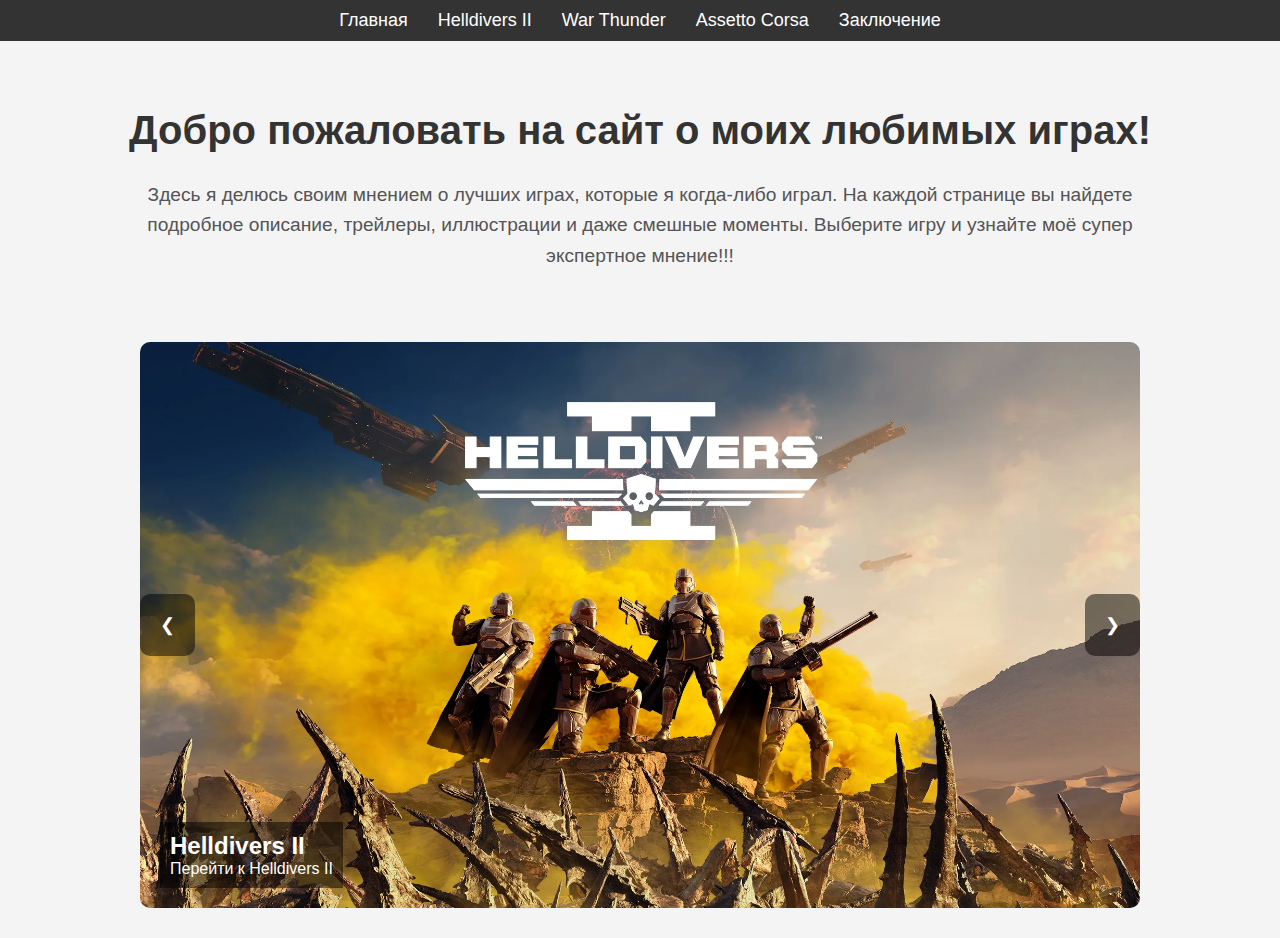
<file: index.html>
<!DOCTYPE html>
<html lang="ru">
<head>
  <meta charset="UTF-8">
  <meta name="viewport" content="width=device-width, initial-scale=1.0">
  <title>Главная страница - Обзор игр и трейлеров</title>
  <link rel="stylesheet" href="css/style.css">
</head>
<body>
  <!-- Навигационное меню -->
  <nav class="navbar">
    <ul>
      <li><a href="index.html" title="Вернуться на главную страницу">Главная</a></li>
      <li><a href="game1.html" title="Перейти на страницу Helldivers II">Helldivers II</a></li>
      <li><a href="game2.html" title="Перейти на страницу War Thunder">War Thunder</a></li>
      <li><a href="game3.html" title="Перейти на страницу Assetto Corsa">Assetto Corsa</a></li>
      <li><a href="conclusion.html" title="Перейти на страницу Заключение">Заключение</a></li>
    </ul>
  </nav>

  <!-- Вступительный текст -->
  <section class="intro-text">
    <h1>Добро пожаловать на сайт о моих любимых играх!</h1>
    <p>Здесь я делюсь своим мнением о лучших играх, которые я когда-либо играл. На каждой странице вы найдете подробное описание, трейлеры, иллюстрации и даже смешные моменты. Выберите игру и узнайте моё супер экспертное мнение!!!</p>
  </section>

  <!-- Слайдер с играми -->
  <div class="slider-container">
    <div class="slider">
      <div class="slide">
        <img src="images\index\helldivers-2-logo.webp" alt="HELLDIVERS 2 logo" class="slide-image" title="Лого Helldivers II">
        <div class="slide-text">
          <h2>Helldivers II</h2>
          <a href="game1.html">Перейти к Helldivers II</a>
        </div>
      </div>
      <div class="slide">
        <img src="images\index\WarTlogo.jpg" alt="War Thunder logo" class="slide-image" title="Лого War Thunder">
        <div class="slide-text">
          <h2>War Thunder</h2>
          <a href="game2.html">Перейти к War Thunder</a>
        </div>
      </div>
      <div class="slide">
        <img src="images\index\AClogo.jpg" alt="AssettoCorsa logo" class="slide-image" title="Лого Assetto Corsa">
        <div class="slide-text">
          <h2>Assetto Corsa</h2>
          <a href="game3.html">Перейти к Assetto Corsa</a>
        </div>
      </div>
    </div>
    <button class="prev" onclick="moveSlide(-1)">&#10094;</button>
    <button class="next" onclick="moveSlide(1)">&#10095;</button>
  </div>

  <script src="js/script.js"></script>
</body>
</html>
</file>
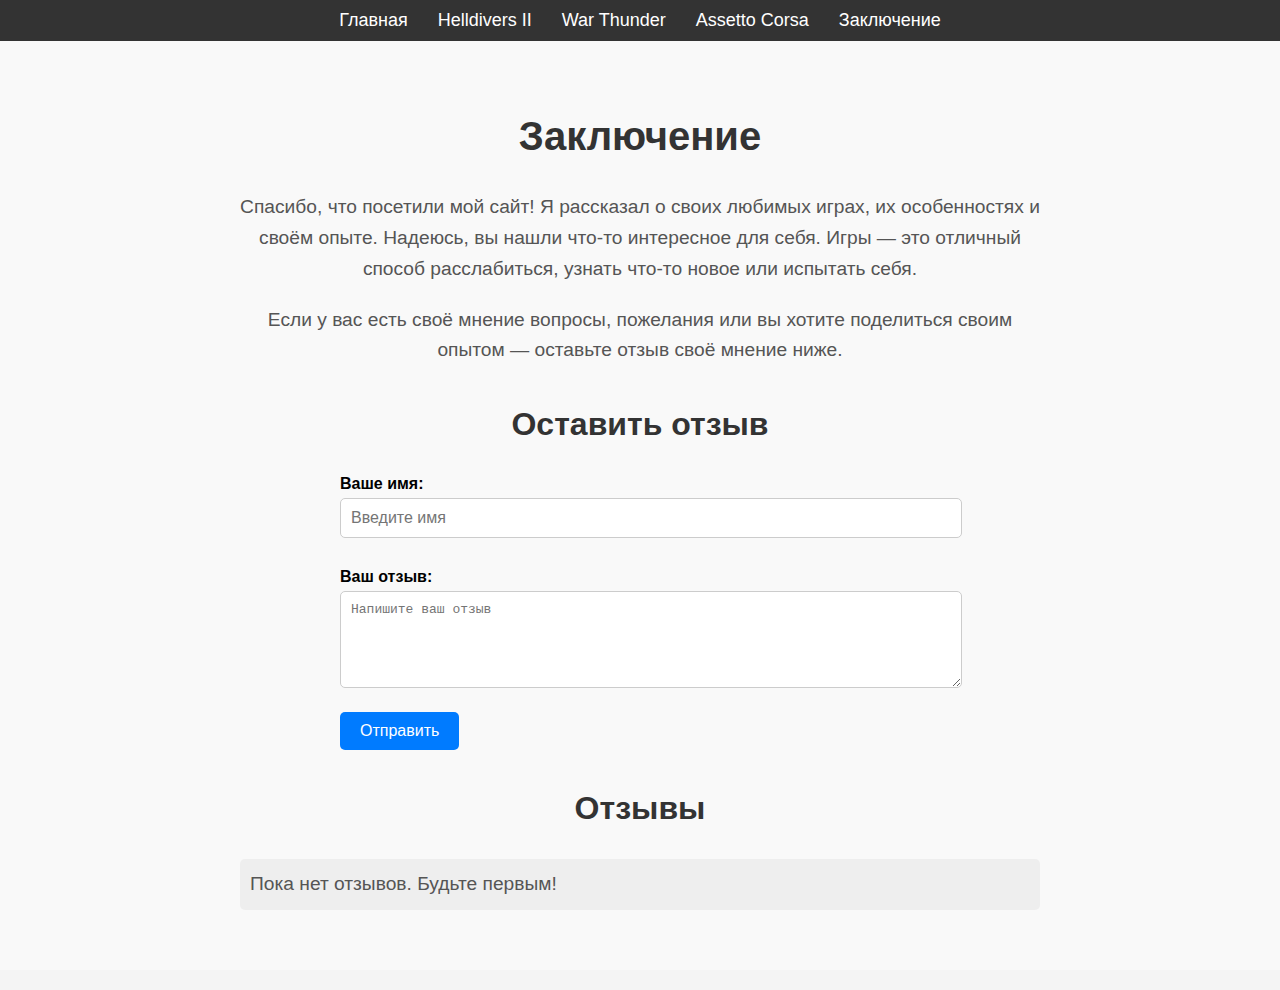
<file: conclusion.html>
<!DOCTYPE html>
<html lang="ru">
<head>
  <meta charset="UTF-8">
  <meta name="viewport" content="width=device-width, initial-scale=1.0">
  <title>Отзывы и Ваше мнение</title>
  <link rel="stylesheet" href="css/conclusion.css">
</head>
<body>
  <!-- Навигационное меню -->
  <nav class="navbar">
    <ul>
      <li><a href="index.html" title="Вернуться на главную страницу">Главная</a></li>
      <li><a href="game1.html" title="Перейти на страницу Helldivers II">Helldivers II</a></li>
      <li><a href="game2.html" title="Перейти на страницу War Thunder">War Thunder</a></li>
      <li><a href="game3.html" title="Перейти на страницу Assetto Corsa">Assetto Corsa</a></li>
      <li><a href="conclusion.html" title="Перейти на страницу Заключение">Заключение</a></li>
    </ul>
  </nav>

  <section class="conclusion intro-text">
    <h2>Заключение</h2>
    <p>
      Спасибо, что посетили мой сайт! Я рассказал о своих любимых играх, их особенностях и своём опыте. 
      Надеюсь, вы нашли что-то интересное для себя. Игры — это отличный способ расслабиться, узнать что-то новое или испытать себя. 
    </p>
    <p>
      Если у вас есть своё мнение вопросы, пожелания или вы хотите поделиться своим опытом — оставьте отзыв своё мнение ниже. 
    </p>
  
    <!-- Форма для отзывов -->
    <h3>Оставить отзыв</h3>
    <form id="feedback-form">
      <label for="name">Ваше имя:</label>
      <input type="text" id="name" name="name" placeholder="Введите имя" required>
      
      <label for="message">Ваш отзыв:</label>
      <textarea id="message" name="message" placeholder="Напишите ваш отзыв" rows="5" required></textarea>
      
      <button type="submit">Отправить</button>
    </form>
  
    <!-- Блок для отображения отзывов -->
    <h3>Отзывы</h3>
    <div id="reviews">
      <p>Пока нет отзывов. Будьте первым!</p>
    </div>
  </section>
  

  <script src="js/conclusion.js"></script>
</body>
</html>
</file>
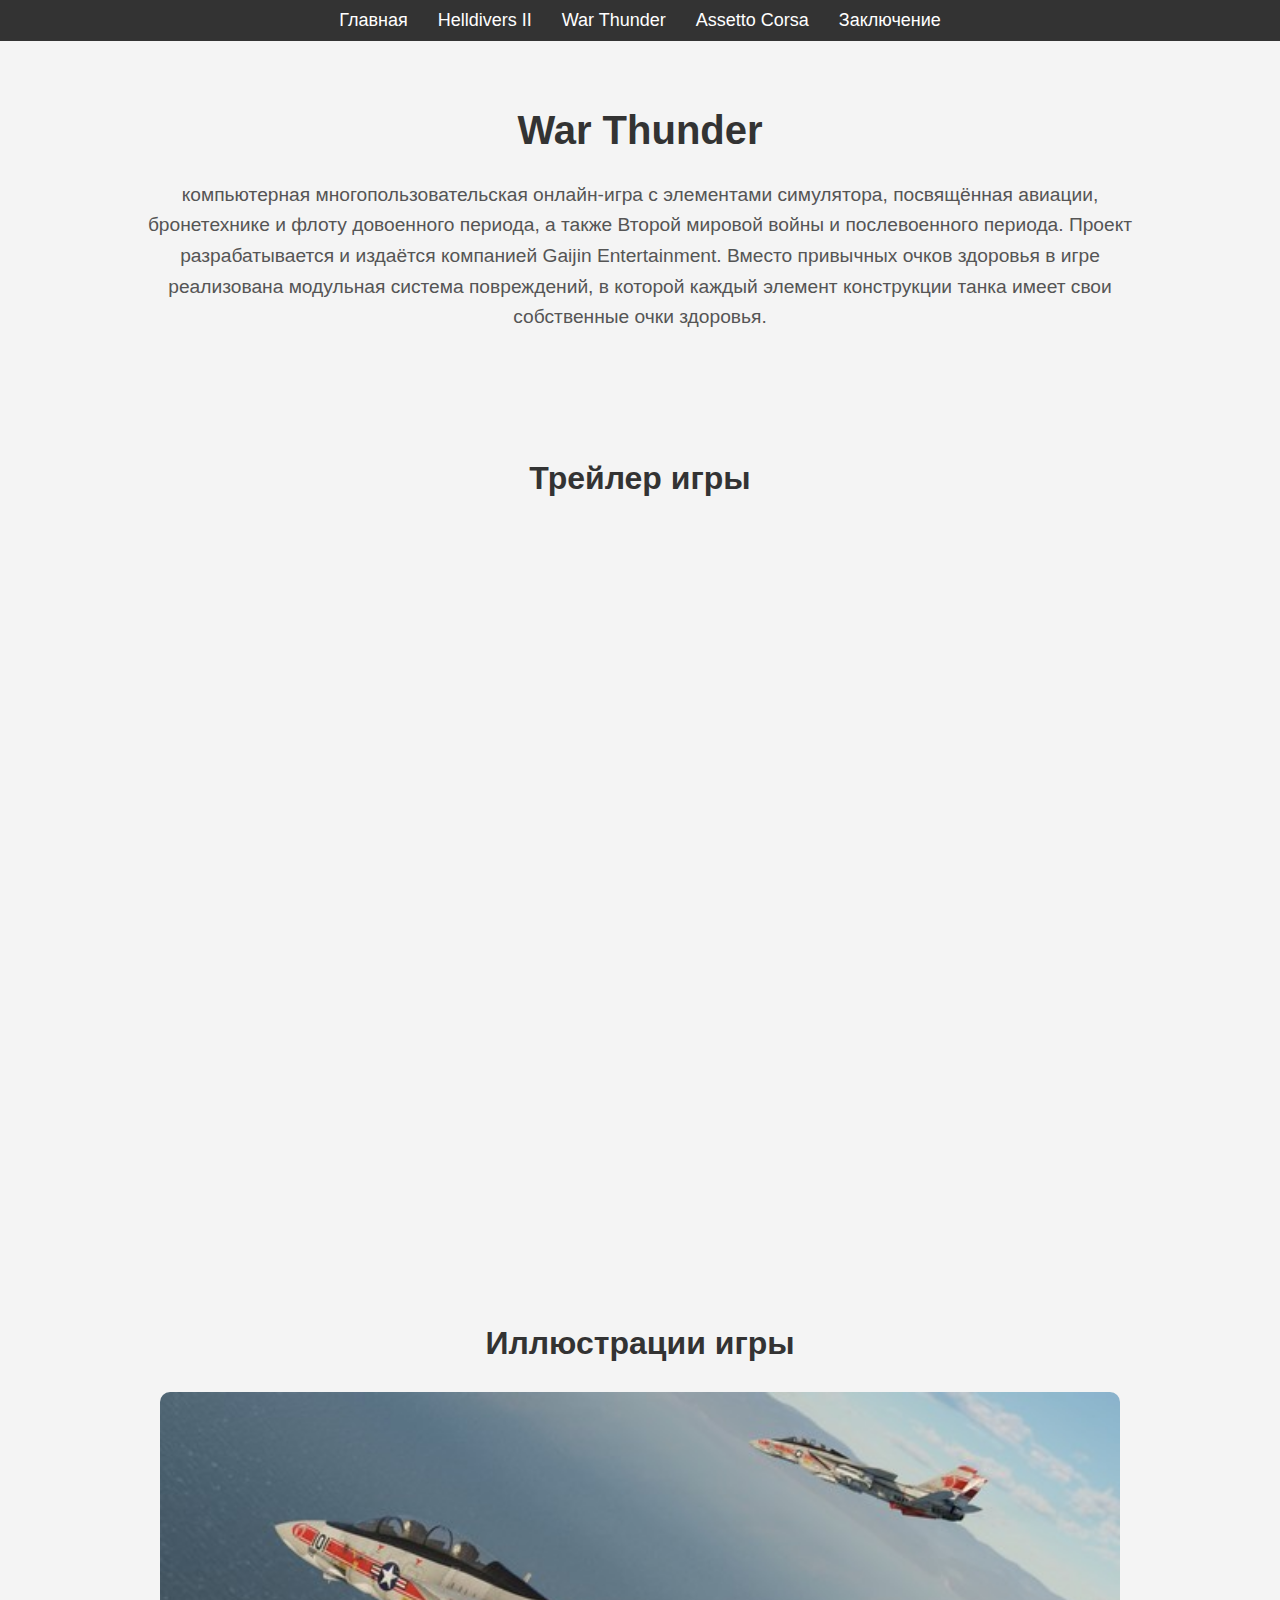
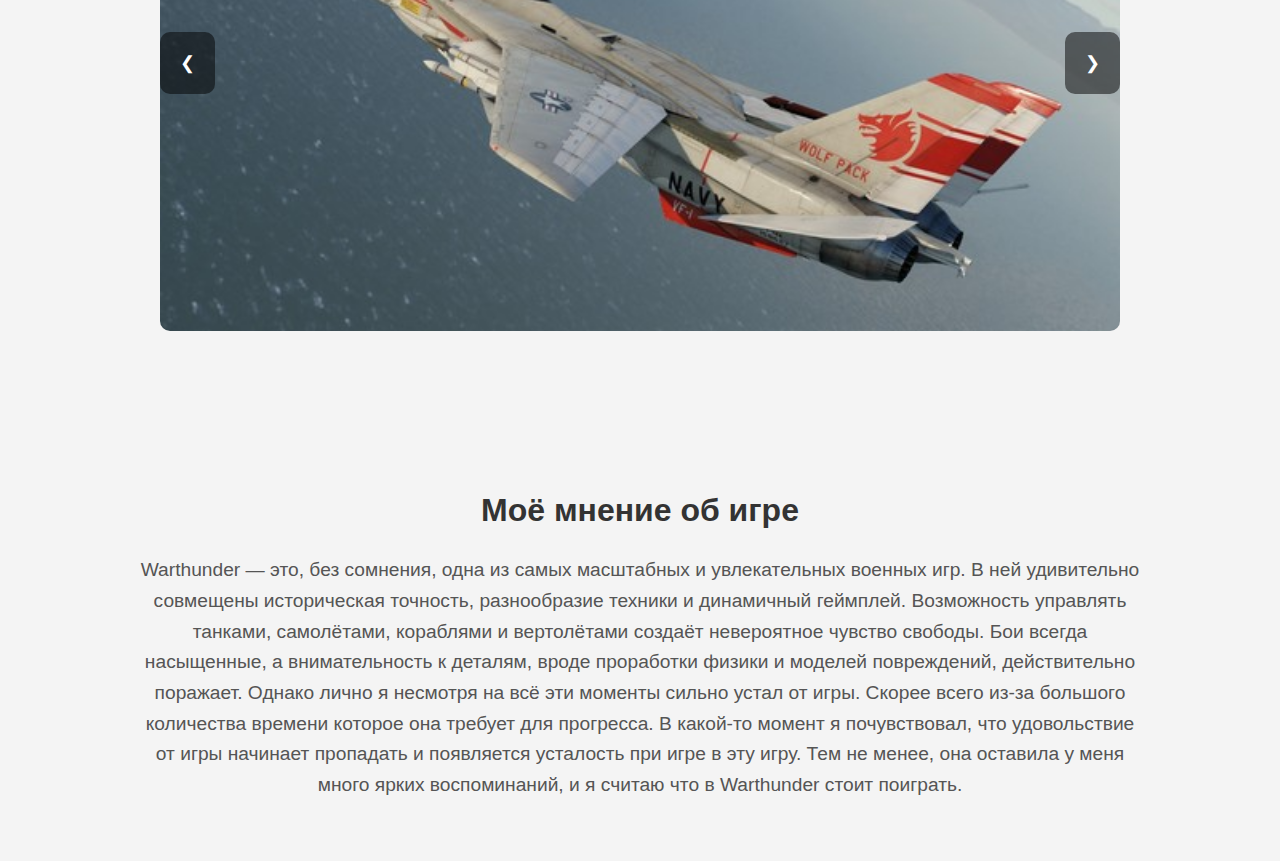
<file: game2.html>
<!DOCTYPE html>
<html lang="ru">
<head>
  <meta charset="UTF-8">
  <meta name="viewport" content="width=device-width, initial-scale=1.0">
  <title>War Thunder Трейлер игры и смешные моменты</title>
  <link rel="stylesheet" href="css/game.css">
</head>
<body>
  <!-- Навигационное меню -->
  <nav class="navbar">
    <ul>
      <li><a href="index.html" title="Вернуться на главную страницу">Главная</a></li>
      <li><a href="game1.html" title="Перейти на страницу Helldivers II">Helldivers II</a></li>
      <li><a href="game2.html" title="Перейти на страницу War Thunder">War Thunder</a></li>
      <li><a href="game3.html" title="Перейти на страницу Assetto Corsa">Assetto Corsa</a></li>
      <li><a href="conclusion.html" title="Перейти на страницу Заключение">Заключение</a></li>
    </ul>
  </nav>

  <!-- Описание игры -->
  <section class="game-description intro-text">
    <h1>War Thunder</h1>
    <p>компьютерная многопользовательская онлайн-игра с элементами симулятора, 
      посвящённая авиации, бронетехнике и флоту довоенного периода, 
      а также Второй мировой войны и послевоенного периода. 
      Проект разрабатывается и издаётся компанией Gaijin Entertainment.
      Вместо привычных очков здоровья в игре реализована модульная система повреждений, 
      в которой каждый элемент конструкции танка имеет свои собственные очки здоровья.
    </p>
  </section>

  <!-- Трейлер игры (YouTube) -->
  <section class="game-trailer intro-text">
    <h2>Трейлер игры</h2>
    <div class="trailer-container">
      <iframe 
        src="https://www.youtube.com/embed/miVz9nsMYEw?si=ai32-hZ8V8WAXGR0" 
        frameborder="0" 
        allow="accelerometer; autoplay; encrypted-media; gyroscope; picture-in-picture" 
        allowfullscreen
        title="Трейлер War Thunder">
      </iframe>
    </div>
  </section>

  <!-- Слайдер с картинками игры -->
  <section class="game-slider intro-text">
    <h2>Иллюстрации игры</h2>
    <div class="slider-container" id="slider1">
      <div class="slider">
        <div class="slide">
          <img src="images\game2\wtsrc1.jpg" alt="Скриншот 1 игры 2" class="slide-image" title="Скриншот игрового контента в War Thunder">
        </div>
        <div class="slide">
          <img src="images\game2\wtsrc2.jpg" alt="Скриншот 2 игры 2" class="slide-image" title="Скриншот игрового контента в War Thunder">
        </div>
        <div class="slide">
          <img src="images\game2\wtsrc3.jpg" alt="Скриншот 3 игры 2" class="slide-image" title="Скриншот игрового контента в War Thunder">
        </div>
        <div class="slide">
            <img src="images\game2\wtsrc4.jpg" alt="Скриншот 4 игры 2" class="slide-image" title="Скриншот игрового контента в War Thunder">
        </div>
        <div class="slide">
            <img src="images\game2\wtsrc5.jpg" alt="Скриншот 5 игры 2" class="slide-image" title="Скриншот игрового контента в War Thunder">
        </div>
      </div>
      <button class="prev" onclick="moveSlide(-1, 'slider1')">&#10094;</button>
      <button class="next" onclick="moveSlide(1, 'slider1')">&#10095;</button>
    </div>
  </section>

  <!-- Ваше мнение об игре -->
  <section class="game-opinion intro-text">
    <h2>Моё мнение об игре</h2>
    <p>
      Warthunder — это, без сомнения, одна из самых масштабных и увлекательных военных игр. 
      В ней удивительно совмещены историческая точность, разнообразие техники и динамичный геймплей. 
      Возможность управлять танками, самолётами, кораблями и вертолётами создаёт невероятное чувство свободы.
      Бои всегда насыщенные, а внимательность к деталям, вроде проработки физики и моделей повреждений, действительно поражает.
      Однако лично я несмотря на всё эти моменты сильно устал от игры.
      Скорее всего из-за большого количества времени которое она требует для прогресса. 
      В какой-то момент я почувствовал, что удовольствие от игры начинает пропадать и появляется усталость при игре в эту игру. 
      Тем не менее, она оставила у меня много ярких воспоминаний, и я считаю что в Warthunder стоит поиграть.
    </p>
  </section>

  <!-- Смешные моменты (гиифки/видео)
  <section class="game-moments intro-text">
    <h2>Интересные моменты из игры</h2>
    <div class="slider-container" id="slider2">
      <div class="slider">
        <div class="slide">
          <video autoplay loop muted title="Смешной момент из игры">
            <source src="images\game1\hl2v1.mp4" type="video/mp4" alt="Смешной момент 1" class="slide-video">
            Ваш браузер не поддерживает видео.
          </video>
        </div>
        <div class="slide">
          <video autoplay loop muted title="Смешной момент из игры">
            <source src="images\game1\hl2v2.mp4" type="video/mp4" alt="Смешной момент 2" class="slide-video">
            Ваш браузер не поддерживает видео.
          </video>
        </div>
        <div class="slide">
          <video autoplay loop muted title="Смешной момент из игры"> 
            <source src="images\game1\hl2v3.mp4" type="video/mp4" alt="Смешной момент 3" class="slide-video">
            Ваш браузер не поддерживает видео.
          </video>
        </div>
      </div>
      <button class="prev" onclick="moveSlide(-1, 'slider2')">&#10094;</button>
      <button class="next" onclick="moveSlide(1, 'slider2')">&#10095;</button>
    </div>
  </section> -->

  <script src="js/game.js"></script>
</body>
</html>
</file>
<file: css/style.css>
body {
    font-family: Arial, sans-serif;
    margin: 0;
    padding: 0;
    background-color: #f4f4f4;
  }
  /* Стиль для вступительного текста */
.intro-text {
    text-align: center;
    padding: 40px;
    background-color: #f4f4f4;
    margin-bottom: 20px;
  }
  
  .intro-text h1 {
    font-size: 2.5em;
    color: #333;
  }
  .intro-text h2 {
    font-size: 2em;
    color: #333;
  }
  .intro-text p {
    font-size: 1.2em;
    color: #555;
    max-width: 1000px;
    margin: 0 auto;
    line-height: 1.6;
  }
  
  /* Навигационное меню */
  .navbar {
    background-color: #333;
    padding: 10px;
  }
  
  .navbar ul {
    list-style: none;
    margin: 0;
    padding: 0;
    display: flex;
    justify-content: center;
  }
  
  .navbar ul li {
    margin: 0 15px;
  }
  
  .navbar ul li a {
    color: white;
    text-decoration: none;
    font-size: 18px;
  }
  
  .navbar ul li a:hover {
    text-decoration: underline;
  }
  
  /* Слайдер */
.slider-container {
    position: relative;
    width: 100%;
    max-width: 1000px;
    margin: 30px auto;
    overflow: hidden;
  }
  
  .slider {
    display: flex;
    transition: transform 0.5s ease-in-out;
  }
  
  .slide {
    min-width: 100%;
    box-sizing: border-box;
    position: relative;
  }
  
  .slide-image {
    width: 100%;
    height: 100%;
    border-radius: 10px;
  }
  
  /* Текст на слайде */
  .slide-text {
    position: absolute;
    bottom: 20px;
    left: 20px;
    color: white;
    background-color: rgba(0, 0, 0, 0.5);
    padding: 10px;
  }
  
  .slide-text h2 {
    margin: 0;
    font-size: 24px;
  }
  
  .slide-text a {
    color: white;
    text-decoration: none;
    font-size: 16px;
  }
  
  .slide-text a:hover {
    text-decoration: underline;
  }
  
  /* Кнопки слайдера */
  button {
    position: absolute;
    top: 50%;
    transform: translateY(-50%);
    background-color: rgba(0, 0, 0, 0.5);
    color: white;
    border: none;
    padding: 20px;
    font-size: 18px;
    cursor: pointer;
    border-radius: 10px;
  }
  
  button:hover {
    background-color: rgba(0, 0, 0, 0.8);
  }
  
  .prev {
    left: 0;
  }
  
  .next {
    right: 0;
  }
</file>
<file: css/conclusion.css>
body {
    font-family: Arial, sans-serif;
    margin: 0;
    padding: 0;
    background-color: #f4f4f4;
  }
  /* Стиль для вступительного текста */
.intro-text {
    text-align: center;
    padding: 40px;
    background-color: #f4f4f4;
    margin-bottom: 20px;
  }
  
  .intro-text h1 {
    font-size: 2.5em;
    color: #333;
  }
  .intro-text h2 {
    font-size: 2em;
    color: #333;
  }
  .intro-text p {
    font-size: 1.2em;
    color: #555;
    margin: 0 auto;
    line-height: 1.6;
  }
  
  /* Навигационное меню */
  .navbar {
    background-color: #333;
    padding: 10px;
  }
  
  .navbar ul {
    list-style: none;
    margin: 0;
    padding: 0;
    display: flex;
    justify-content: center;
  }
  
  .navbar ul li {
    margin: 0 15px;
  }
  
  .navbar ul li a {
    color: white;
    text-decoration: none;
    font-size: 18px;
  }
  
  .navbar ul li a:hover {
    text-decoration: underline;
  }


/* Общий стиль заключения */
.conclusion {
    padding: 40px;
    background-color: #f9f9f9;
    text-align: center;
  }
  
  .conclusion h2 {
    font-size: 2.5em;
    color: #333;
  }
  
  .conclusion p {
    font-size: 1.2em;
    line-height: 1.6;
    color: #555;
    max-width: 800px;
    margin: 0 auto 20px;
  }
  
  .conclusion h3 {
    font-size: 2em;
    color: #333;
    margin-top: 40px;
  }
  
  /* Стиль формы */
  #feedback-form {
    max-width: 600px;
    margin: 0 auto;
    text-align: left;
  }
  
  #feedback-form label {
    display: block;
    margin: 10px 0 5px;
    font-weight: bold;
  }
  
  #feedback-form input, 
  #feedback-form textarea {
    width: 100%;
    padding: 10px;
    margin-bottom: 20px;
    border: 1px solid #ccc;
    border-radius: 5px;
    font-size: 1em;
  }
  
  #feedback-form button {
    background-color: #007bff;
    color: white;
    padding: 10px 20px;
    border: none;
    border-radius: 5px;
    cursor: pointer;
    font-size: 1em;
  }
  
  #feedback-form button:hover {
    background-color: #0056b3;
  }
  
  /* Отзывы */
  #reviews {
    margin-top: 20px;
    text-align: left;
    max-width: 800px;
    margin: 20px auto;
  }
  
  #reviews p {
    padding: 10px;
    background-color: #eee;
    border-radius: 5px;
    margin-bottom: 10px;
  }
</file>
<file: css/game.css>
body {
    font-family: Arial, sans-serif;
    margin: 0;
    padding: 0;
    background-color: #f4f4f4;
  }
  /* Стиль для вступительного текста */
.intro-text {
    text-align: center;
    padding: 40px;
    background-color: #f4f4f4;
    margin-bottom: 20px;
  }
  
  .intro-text h1 {
    font-size: 2.5em;
    color: #333;
  }
  .intro-text h2 {
    font-size: 2em;
    color: #333;
  }
  .intro-text p {
    font-size: 1.2em;
    color: #555;
    max-width: 1000px;
    margin: 0 auto;
    line-height: 1.6;
  }
  
  /* Навигационное меню */
  .navbar {
    background-color: #333;
    padding: 10px;
  }
  
  .navbar ul {
    list-style: none;
    margin: 0;
    padding: 0;
    display: flex;
    justify-content: center;
  }
  
  .navbar ul li {
    margin: 0 15px;
  }
  
  .navbar ul li a {
    color: white;
    text-decoration: none;
    font-size: 18px;
  }
  
  .navbar ul li a:hover {
    text-decoration: underline;
  }


/* Контейнер для трейлера */
.trailer-container {
  position: relative; 
  max-width: 80%;
  margin: 0 10%;
  padding-top: 56.25%; /* Соотношение сторон 16:9 */
  overflow: hidden; 
  border-radius: 10px;
}

/* Сам iframe */
.trailer-container iframe {
  position: absolute;
  top: 0;
  left: 0;
  width: 100%; 
  height: 100%; 
  border: 0;
}

  /* Слайдер */
  .slider-container {
    position: relative;
    width: 80%; 
    max-width: 1000px; 
    margin: 30px auto;
    overflow: hidden;
  }
  
  .slider {
    display: flex;
    transition: transform 0.5s ease-in-out;
    width: 100%;
    height: 100%;
  }
  
  .slide {
    display: flex; /* Все слайды располагаются на одной линии */
    justify-content: center;
    align-items: center;
    width: 100%; /* Каждый слайд занимает всю ширину контейнера */
  }

  .slide video {
    width: 100%;
    height: 100%;
    object-fit: contain; /* Видео полностью помещается в контейнер */
    border-radius: 10px; 
  }
  .slide-image {
    width: 100%;
    height: auto;
    border-radius: 10px;
  }
  
  button.prev, button.next {
    position: absolute;
    top: 50%;
    transform: translateY(-50%);
    background-color: rgba(0, 0, 0, 0.5);
    color: white;
    border: none;
    padding: 20px;
    font-size: 18px;
    cursor: pointer;
    border-radius: 10px;
  }
  button:hover {
    background-color: rgba(0, 0, 0, 0.8);
  }
  button.prev {
    left: 0;
  }
  
  button.next {
    right: 0;
  }
</file>
